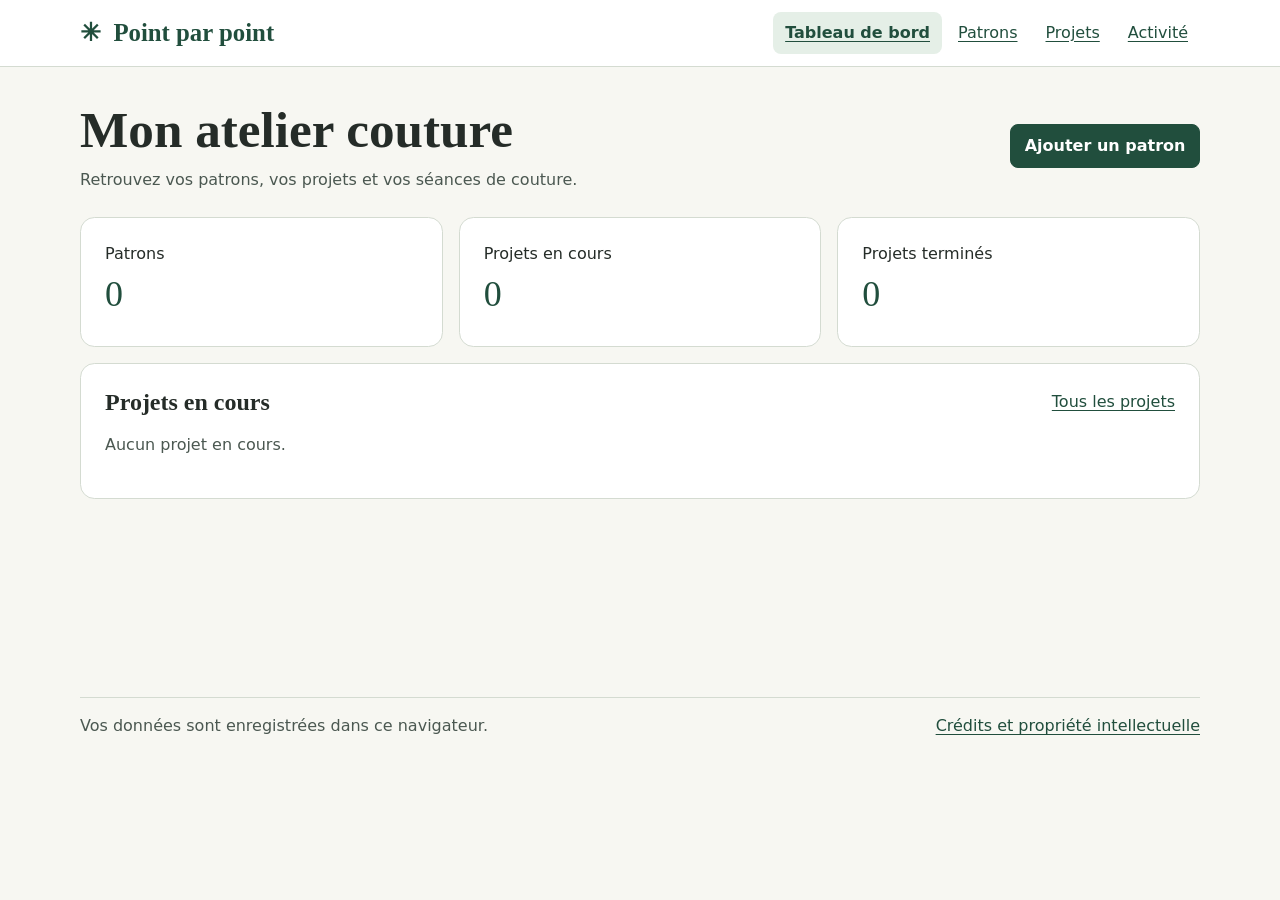
<file: public/index.html>
<!doctype html>
<html lang="fr">
<head>
  <meta charset="utf-8">
  <meta name="viewport" content="width=device-width, initial-scale=1">
  <meta name="description" content="Organisez vos patrons et suivez vos projets couture.">
  <title>Point par point — Atelier couture</title>
  <link rel="stylesheet" href="style.css">
  <script type="module" src="app.mjs"></script>
</head>
<body>
  <a class="skip" href="#contenu">Aller au contenu</a>
  <header class="masthead">
    <div class="wrap top">
      <a class="brand" href="#tableau"><span aria-hidden="true">✳</span> Point par point</a>
      <nav aria-label="Navigation principale">
        <a href="#tableau">Tableau de bord</a>
        <a href="#patrons">Patrons</a>
        <a href="#projets">Projets</a>
        <a href="#activite">Activité</a>
      </nav>
    </div>
  </header>
  <main class="wrap" id="contenu" tabindex="-1">
    <p id="storage-error" role="alert"></p>
    <p id="message" role="status"></p>
    <section id="tableau" aria-labelledby="dashboard-title">
      <div class="heading">
        <div><h1 id="dashboard-title">Mon atelier couture</h1><p>Retrouvez vos patrons, vos projets et vos séances de couture.</p></div>
        <button data-action="new-pattern">Ajouter un patron</button>
      </div>
      <dl id="stats" class="stats"></dl>
      <div class="panel">
        <div class="section-bar"><h2>Projets en cours</h2><a href="#projets">Tous les projets</a></div>
        <div id="active-projects"></div>
      </div>
    </section>
    <section id="patrons" hidden aria-labelledby="patterns-title">
      <div class="heading">
        <div><h1 id="patterns-title">Bibliothèque de patrons</h1><p>Retrouvez les patrons que vous possédez.</p></div>
        <button data-action="new-pattern">Ajouter un patron</button>
      </div>
      <div class="filters panel">
        <label>Rechercher <input id="query" type="search" placeholder="Marque, modèle ou taille"></label>
        <div><label for="universe">Univers</label><select id="universe"><option value="">Tous les univers</option></select></div>
      </div>
      <p id="pattern-count" role="status"></p>
      <div id="pattern-list" class="cards"></div>
    </section>
    <section id="projets" hidden aria-labelledby="projects-title">
      <div class="heading">
        <div><h1 id="projects-title">Mes projets</h1><p>Suivez chaque réalisation, de la préparation aux finitions.</p></div>
        <button data-action="new-project">Créer un projet</button>
      </div>
      <div id="project-list" class="cards"></div>
    </section>
    <section id="activite" hidden aria-labelledby="activity-title">
      <div class="heading">
        <div><h1 id="activity-title">Mon activité</h1><p>Gardez une trace de vos séances de couture.</p></div>
        <button data-action="new-activity">Déclarer une activité</button>
      </div>
      <div class="panel">
        <h2>Calendrier d’activité</h2>
        <p id="calendar-summary"></p>
        <div id="calendar" class="calendar" aria-hidden="true"></div>
        <p class="legend">Chaque case représente un jour. Plus elle est foncée, plus le nombre d’activités est élevé.</p>
      </div>
      <div class="panel journal"><h2>Journal des activités</h2><div id="activity-list"></div></div>
    </section>
    <noscript><p>Activez JavaScript pour utiliser votre atelier couture.</p></noscript>
  </main>
  <footer class="wrap section-bar">
    <p>Vos données sont enregistrées dans ce navigateur.</p>
    <a href="Credits.html">Crédits et propriété intellectuelle</a>
  </footer>
  <dialog id="editor" aria-labelledby="editor-title">
    <form id="edit-form">
      <h2 id="editor-title"></h2>
      <div id="fields"></div>
      <p id="form-error" role="alert"></p>
      <div class="actions"><button type="button" class="secondary" data-action="close">Fermer</button><button type="submit" id="save">Enregistrer</button></div>
    </form>
  </dialog>
</body>
</html>
</file>
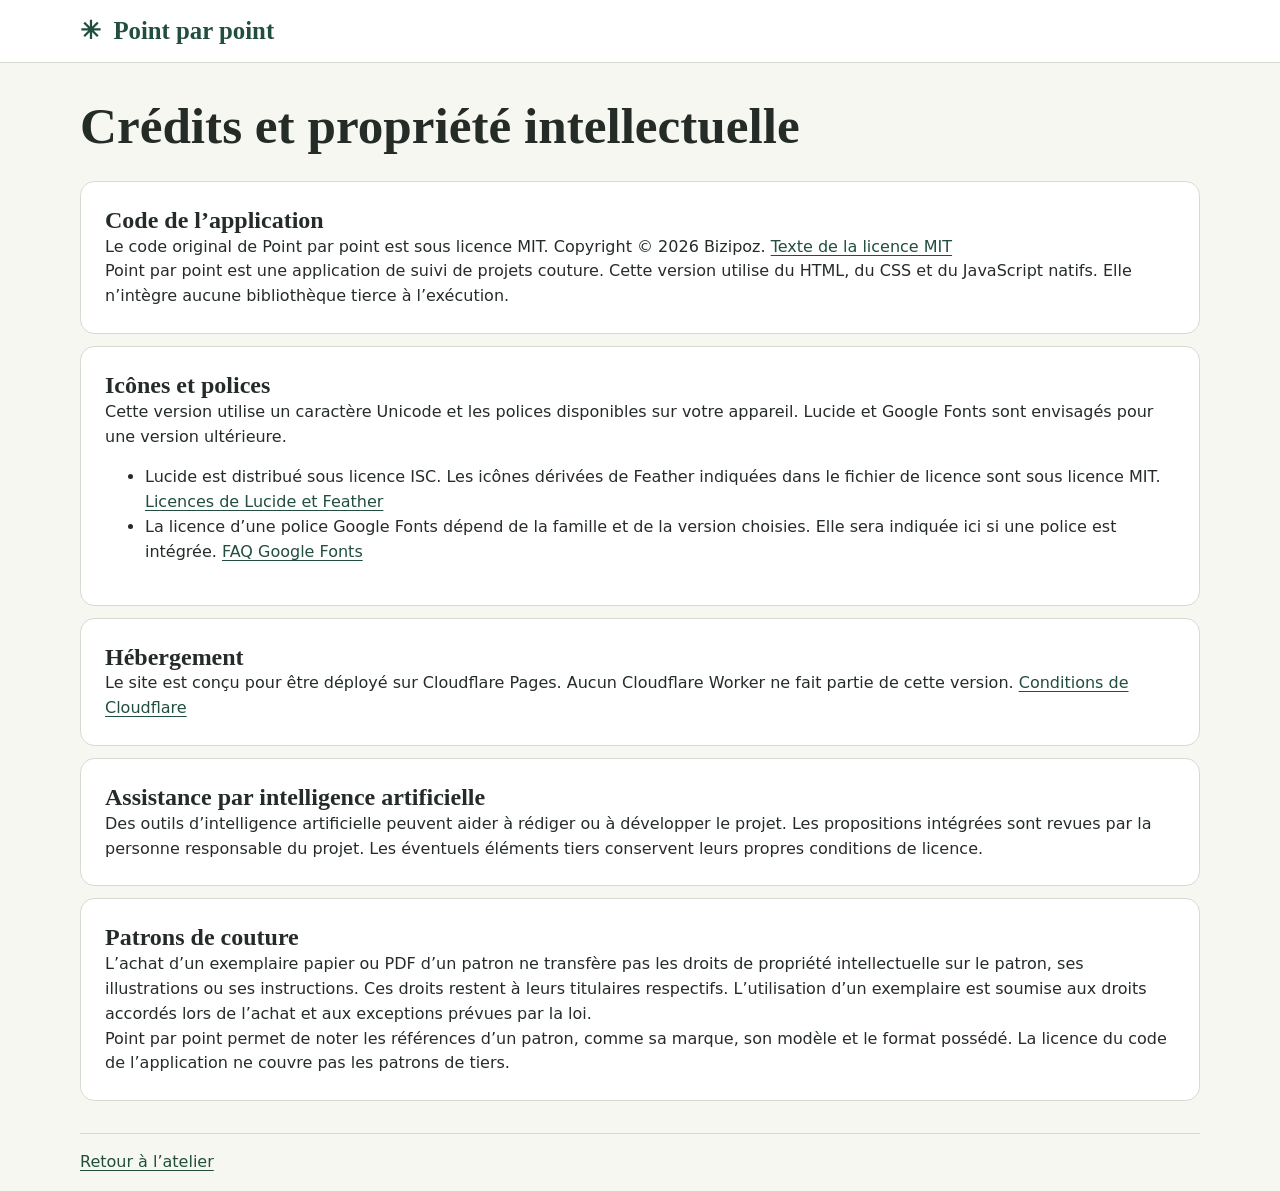
<file: public/Credits.html>
<!doctype html>
<html lang="fr">
<head>
  <meta charset="utf-8">
  <meta name="viewport" content="width=device-width, initial-scale=1">
  <meta name="description" content="Crédits et informations sur les droits liés à Point par point.">
  <title>Crédits et propriété intellectuelle — Point par point</title>
  <link rel="stylesheet" href="style.css">
</head>
<body>
  <a class="skip" href="#contenu">Aller au contenu</a>
  <header class="masthead">
    <div class="wrap top">
      <a class="brand" href="index.html"><span aria-hidden="true">✳</span> Point par point</a>
    </div>
  </header>
  <main class="wrap" id="contenu" tabindex="-1">
    <div class="heading"><h1>Crédits et propriété intellectuelle</h1></div>
    <section class="panel" aria-labelledby="code">
      <h2 id="code">Code de l’application</h2>
      <p>Le code original de Point par point est sous licence MIT. Copyright © 2026 Bizipoz. <a href="https://opensource.org/license/mit">Texte de la licence MIT</a></p>
      <p>Point par point est une application de suivi de projets couture. Cette version utilise du HTML, du CSS et du JavaScript natifs. Elle n’intègre aucune bibliothèque tierce à l’exécution.</p>
    </section>
    <section class="panel journal" aria-labelledby="visuels">
      <h2 id="visuels">Icônes et polices</h2>
      <p>Cette version utilise un caractère Unicode et les polices disponibles sur votre appareil. Lucide et Google Fonts sont envisagés pour une version ultérieure.</p>
      <ul>
        <li>Lucide est distribué sous licence ISC. Les icônes dérivées de Feather indiquées dans le fichier de licence sont sous licence MIT. <a href="https://github.com/lucide-icons/lucide/blob/main/LICENSE">Licences de Lucide et Feather</a></li>
        <li>La licence d’une police Google Fonts dépend de la famille et de la version choisies. Elle sera indiquée ici si une police est intégrée. <a href="https://developers.google.com/fonts/faq">FAQ Google Fonts</a></li>
      </ul>
    </section>
    <section class="panel journal" aria-labelledby="hebergement">
      <h2 id="hebergement">Hébergement</h2>
      <p>Le site est conçu pour être déployé sur Cloudflare Pages. Aucun Cloudflare Worker ne fait partie de cette version. <a href="https://www.cloudflare.com/terms/">Conditions de Cloudflare</a></p>
    </section>
    <section class="panel journal" aria-labelledby="ia">
      <h2 id="ia">Assistance par intelligence artificielle</h2>
      <p>Des outils d’intelligence artificielle peuvent aider à rédiger ou à développer le projet. Les propositions intégrées sont revues par la personne responsable du projet. Les éventuels éléments tiers conservent leurs propres conditions de licence.</p>
    </section>
    <section class="panel journal" aria-labelledby="patrons">
      <h2 id="patrons">Patrons de couture</h2>
      <p>L’achat d’un exemplaire papier ou PDF d’un patron ne transfère pas les droits de propriété intellectuelle sur le patron, ses illustrations ou ses instructions. Ces droits restent à leurs titulaires respectifs. L’utilisation d’un exemplaire est soumise aux droits accordés lors de l’achat et aux exceptions prévues par la loi.</p>
      <p>Point par point permet de noter les références d’un patron, comme sa marque, son modèle et le format possédé. La licence du code de l’application ne couvre pas les patrons de tiers.</p>
    </section>
  </main>
  <footer class="wrap"><a href="index.html">Retour à l’atelier</a></footer>
</body>
</html>
</file>
<file: public/style.css>
:root {
  color-scheme: light;
  font-family: system-ui, sans-serif;
  color: #252c28;
  background: #f7f7f2;
  line-height: 1.55;
  --green: #214e3d;
  --muted: #4b5851;
  --line: #d4dbd1;
}
* { box-sizing: border-box; }
body { margin: 0; }
.wrap { width: min(100% - 2rem, 70rem); margin-inline: auto; }
.masthead { background: #fff; border-bottom: 1px solid var(--line); }
.top, nav, .section-bar, .heading, .actions { display: flex; align-items: center; flex-wrap: wrap; gap: .75rem 1.25rem; }
.top, .section-bar, .heading { justify-content: space-between; }
.top { padding-block: .75rem; }
nav { gap: .25rem; }
nav a { padding: .55rem .75rem; border-radius: .5rem; }
nav a[aria-current] { background: #e5efe7; font-weight: 700; }
a { color: var(--green); text-underline-offset: .2em; }
.brand { font-family: Georgia, serif; font-size: 1.55rem; font-weight: bold; text-decoration: none; }
.brand span { margin-right: .25em; }
.skip { position: absolute; top: .25rem; left: .25rem; background: white; padding: .65rem; z-index: 1; }
.skip:not(:focus) { clip-path: inset(50%); }
main { padding-block: 2rem; min-height: 70vh; }
.heading { margin-bottom: 1.5rem; }
h1, h2, h3, p, dd { margin: 0; }
h1, h2 { font-family: Georgia, serif; line-height: 1.2; }
h1 { font-size: clamp(2rem, 5vw, 3.2rem); }
h2 { font-size: 1.5rem; }
h3 { font-size: 1.1rem; }
.heading p, .muted, .legend, footer { color: var(--muted); }
.heading p { margin-top: .45rem; }
.stats, .cards { display: grid; grid-template-columns: repeat(auto-fit, minmax(min(100%, 14rem), 1fr)); gap: 1rem; }
.stats { margin: 0 0 1rem; }
.panel, .stats > div, .card { background: #fff; border: 1px solid var(--line); border-radius: .9rem; padding: clamp(1rem, 3vw, 1.5rem); overflow-wrap: anywhere; }
.stats dd { font-family: Georgia, serif; color: var(--green); font-size: 2.25rem; }
.card p, .card .actions, .journal, .legend, #calendar-summary { margin-top: .75rem; }
.notes { white-space: pre-wrap; }
.empty { padding-block: 1rem; color: var(--muted); grid-column: 1 / -1; }
.rows { padding: 0; margin: .75rem 0 0; list-style: none; }
.rows li { padding: .75rem 0; border-top: 1px solid var(--line); }
.badge { display: inline-block; color: var(--green); background: #e5efe7; padding: .2em .65em; border-radius: .35rem; font-size: .9rem; font-weight: 700; }
button, input, textarea, select { font: inherit; }
button { cursor: pointer; border: 1px solid var(--green); border-radius: .5rem; min-height: 2.75rem; padding: .45rem .85rem; background: var(--green); color: #fff; font-weight: 650; }
button.secondary { color: var(--green); background: #fff; }
:focus-visible { outline: 3px solid #925023; outline-offset: 3px; }
.filters { display: grid; grid-template-columns: repeat(auto-fit, minmax(min(100%, 15rem), 1fr)); gap: 1rem; }
#pattern-count { margin-block: .65rem; }
label { display: block; font-weight: 650; }
input:not([type=checkbox]), select, textarea { display: block; width: 100%; min-height: 2.75rem; border: 1px solid #69786f; border-radius: .4rem; padding: .45rem .6rem; background: #fff; color: inherit; }
textarea { resize: vertical; }
fieldset { border: 1px solid #69786f; border-radius: .4rem; margin: 0; padding: .4rem .7rem; }
fieldset label { display: inline-flex; align-items: center; min-height: 2rem; margin-right: 1rem; }
dialog { width: min(100% - 2rem, 36rem); max-height: 90dvh; padding: 1.5rem; border: 1px solid var(--line); border-radius: .9rem; color: inherit; }
dialog::backdrop { background: #1b2920a6; }
#fields { display: grid; gap: .85rem; margin-block: 1rem; }
#message:not(:empty), #storage-error:not(:empty), #form-error:not(:empty) { border-radius: .4rem; padding: .55rem .75rem; margin-bottom: 1rem; background: #e5efe7; }
#storage-error:not(:empty), #form-error:not(:empty) { background: #fce7df; color: #6b281b; }
.calendar { display: grid; grid-template-rows: repeat(7, 1fr); grid-auto-flow: column; grid-auto-columns: minmax(0, 1fr); gap: clamp(1px, .35vw, 4px); margin-top: 1rem; max-width: 62rem; }
.day { aspect-ratio: 1; border-radius: 2px; background: #e3e9e1; }
.day[data-level="1"] { background: #9bbda8; }
.day[data-level="2"] { background: #538567; }
.day[data-level="3"] { background: #214e3d; }
footer { border-top: 1px solid var(--line); padding-block: 1rem; }
[hidden] { display: none !important; }
</file>
